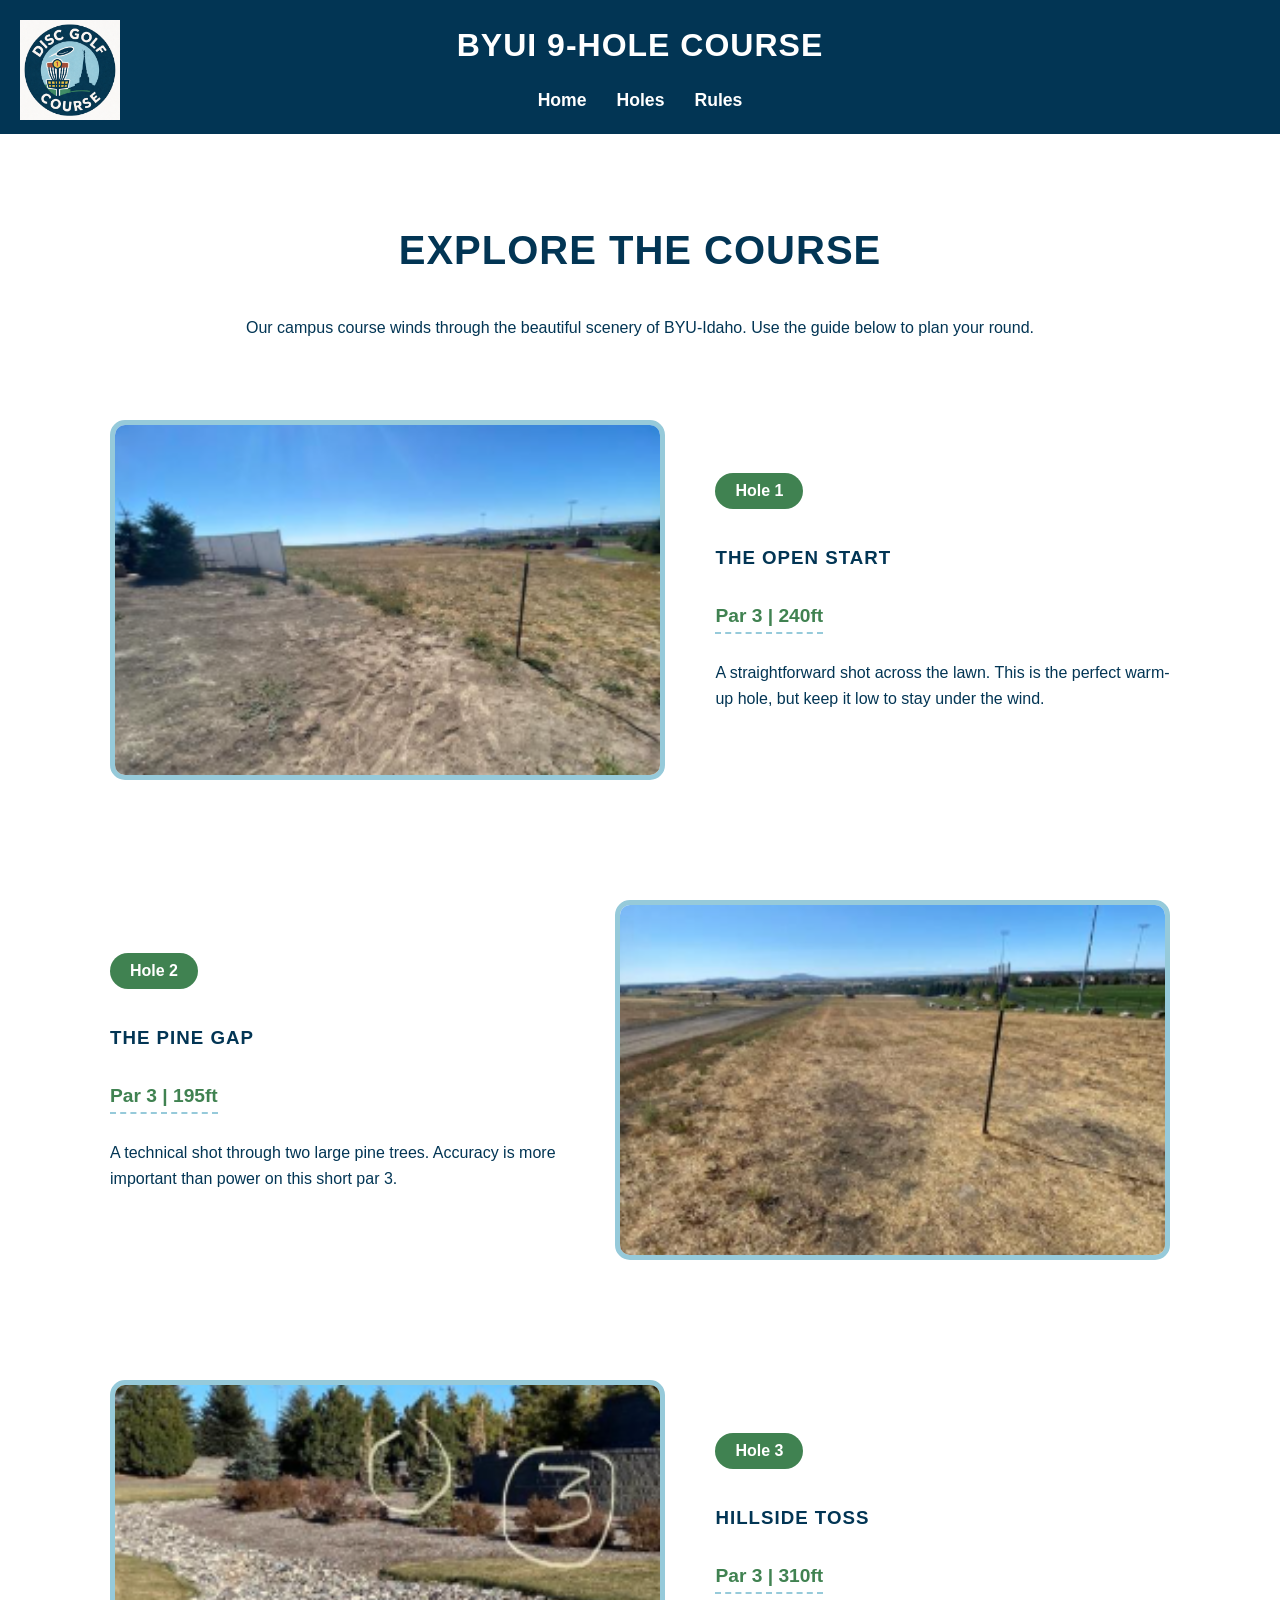
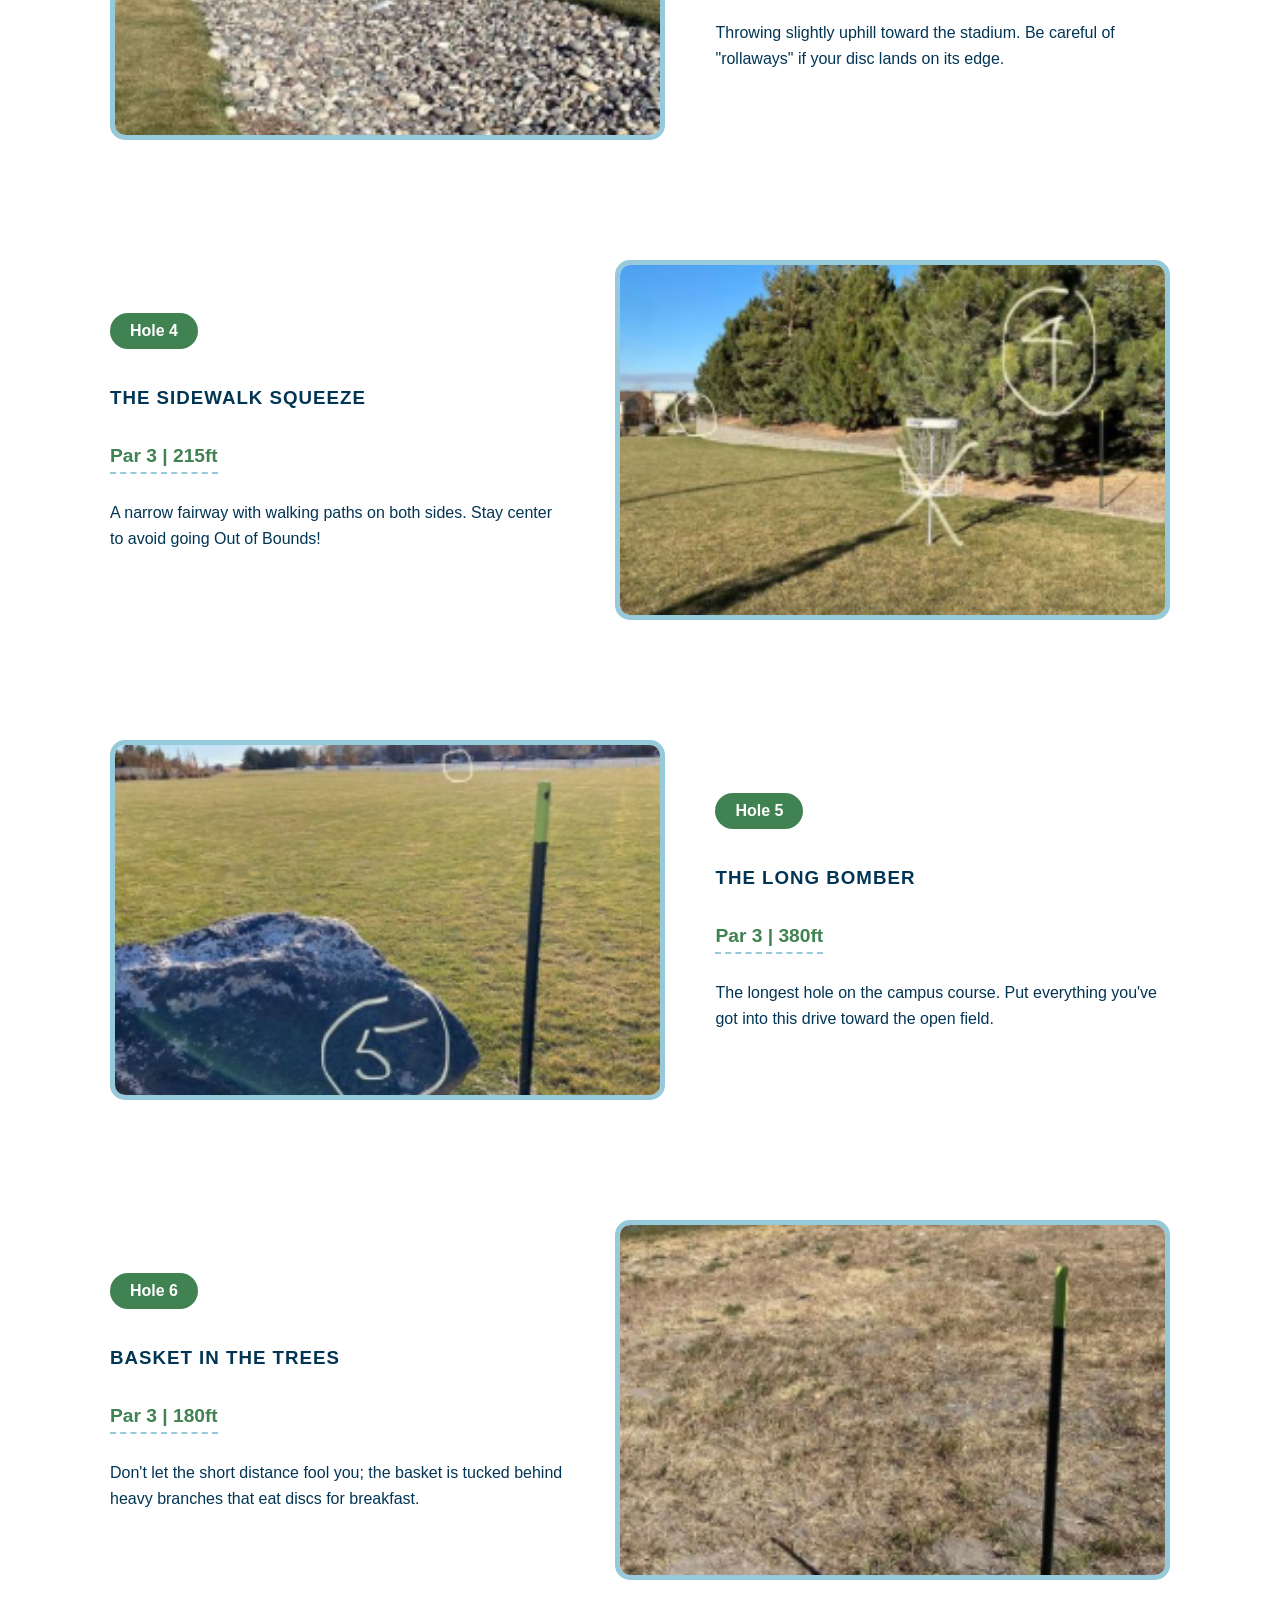
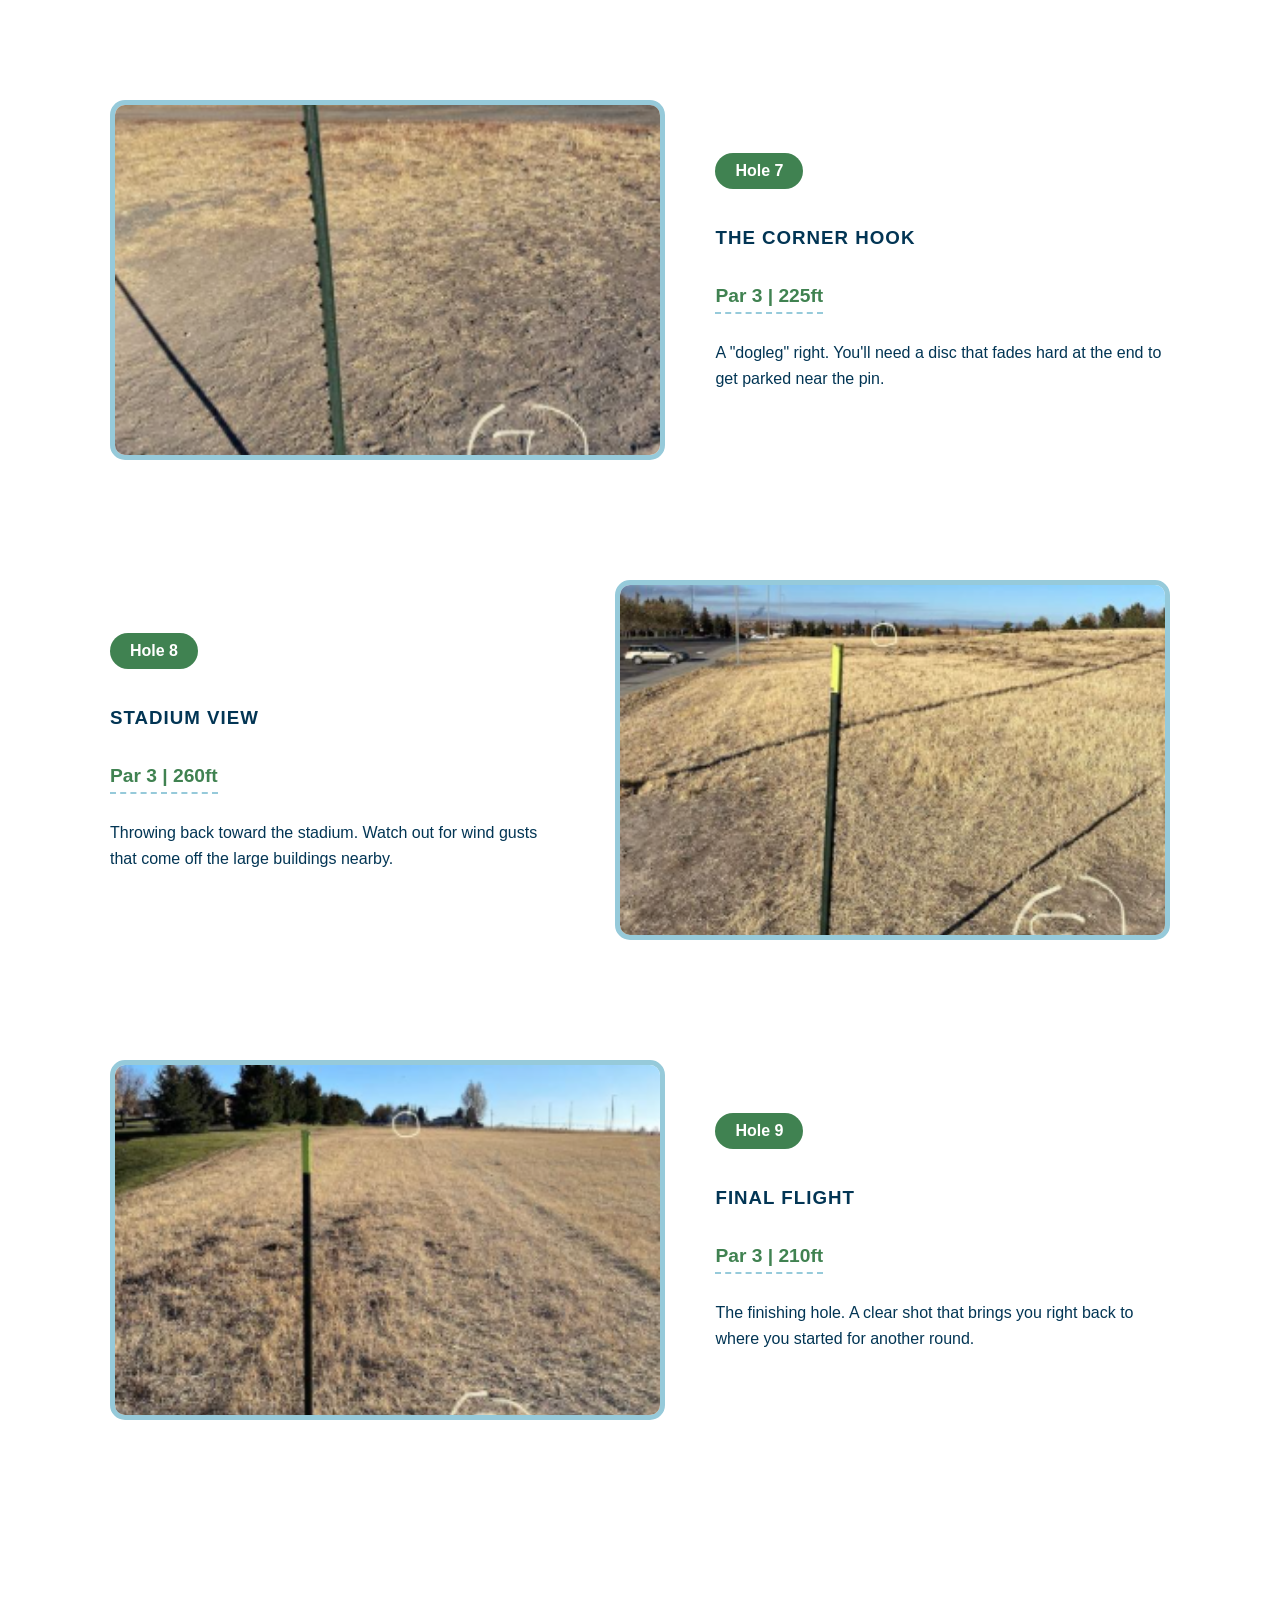
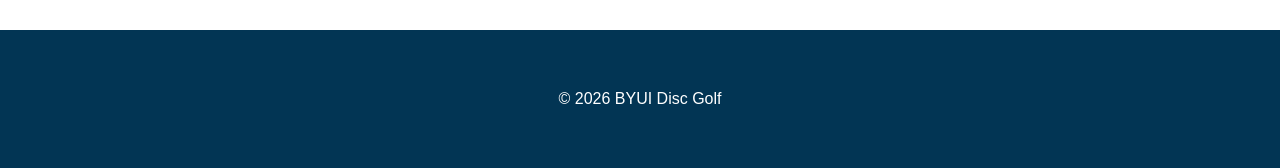
<file: Holes.html>
<!DOCTYPE html>
<html lang="en">
<head>
    <meta charset="UTF-8">
    <meta name="viewport" content="width=device-width, initial-scale=1.0">
    <title>Course Map | BYUI Disc Golf</title>
    <link rel="stylesheet" href="styles.css">
</head>
<body>

    <header>
        <div class="header-container">
            <img src="Alvey Site Images/logo.png" alt="BYUI Disc Golf Logo" class="logo">
            <h1>BYUI 9-Hole Course</h1>
            <nav>
                <a href="index.html">Home</a>
                <a href="holes.html">Holes</a>
                <a href="rules.html">Rules</a>
            </nav>
        </div>
    </header>

    <main>
        <section class="course-intro">
            <h2>Explore the Course</h2>
            <p>Our campus course winds through the beautiful scenery of BYU-Idaho. Use the guide below to plan your round.</p>
        </section>

        <section class="hole-section">
            <img src="Alvey Site Images/holeone.png" alt="Hole 1">
            <div class="hole-text">
                <span class="hole-number">Hole 1</span>
                <h3>The Open Start</h3>
                <p class="stats">Par 3 | 240ft</p>
                <p>A straightforward shot across the lawn. This is the perfect warm-up hole, but keep it low to stay under the wind.</p>
            </div>
        </section>

        <section class="hole-section reverse">
            <img src="Alvey Site Images/holetwo.png" alt="Hole 2">
            <div class="hole-text">
                <span class="hole-number">Hole 2</span>
                <h3>The Pine Gap</h3>
                <p class="stats">Par 3 | 195ft</p>
                <p>A technical shot through two large pine trees. Accuracy is more important than power on this short par 3.</p>
            </div>
        </section>

        <section class="hole-section">
            <img src="Alvey Site Images/holethree.png" alt="Hole 3">
            <div class="hole-text">
                <span class="hole-number">Hole 3</span>
                <h3>Hillside Toss</h3>
                <p class="stats">Par 3 | 310ft</p>
                <p>Throwing slightly uphill toward the stadium. Be careful of "rollaways" if your disc lands on its edge.</p>
            </div>
        </section>

        <section class="hole-section reverse">
            <img src="Alvey Site Images/holefour.png" alt="Hole 4">
            <div class="hole-text">
                <span class="hole-number">Hole 4</span>
                <h3>The Sidewalk Squeeze</h3>
                <p class="stats">Par 3 | 215ft</p>
                <p>A narrow fairway with walking paths on both sides. Stay center to avoid going Out of Bounds!</p>
            </div>
        </section>

        <section class="hole-section">
            <img src="Alvey Site Images/holefive.png" alt="Hole 5">
            <div class="hole-text">
                <span class="hole-number">Hole 5</span>
                <h3>The Long Bomber</h3>
                <p class="stats">Par 3 | 380ft</p>
                <p>The longest hole on the campus course. Put everything you've got into this drive toward the open field.</p>
            </div>
        </section>

        <section class="hole-section reverse">
            <img src="Alvey Site Images/holesix.png" alt="Hole 6">
            <div class="hole-text">
                <span class="hole-number">Hole 6</span>
                <h3>Basket in the Trees</h3>
                <p class="stats">Par 3 | 180ft</p>
                <p>Don't let the short distance fool you; the basket is tucked behind heavy branches that eat discs for breakfast.</p>
            </div>
        </section>

        <section class="hole-section">
            <img src="Alvey Site Images/holeseven.png" alt="Hole 7">
            <div class="hole-text">
                <span class="hole-number">Hole 7</span>
                <h3>The Corner Hook</h3>
                <p class="stats">Par 3 | 225ft</p>
                <p>A "dogleg" right. You'll need a disc that fades hard at the end to get parked near the pin.</p>
            </div>
        </section>

        <section class="hole-section reverse">
            <img src="Alvey Site Images/holeeight.png" alt="Hole 8">
            <div class="hole-text">
                <span class="hole-number">Hole 8</span>
                <h3>Stadium View</h3>
                <p class="stats">Par 3 | 260ft</p>
                <p>Throwing back toward the stadium. Watch out for wind gusts that come off the large buildings nearby.</p>
            </div>
        </section>

        <section class="hole-section">
            <img src="Alvey Site Images/holenine.png" alt="Hole 9">
            <div class="hole-text">
                <span class="hole-number">Hole 9</span>
                <h3>Final Flight</h3>
                <p class="stats">Par 3 | 210ft</p>
                <p>The finishing hole. A clear shot that brings you right back to where you started for another round.</p>
            </div>
        </section>
    </main>

    <footer>
        <p>&copy; 2026 BYUI Disc Golf </p>
    </footer>

</body>
</html>
</file>
<file: styles.css>
:root {
    --primary-blue: #96CADA;
    --dark-blue: #023554;
    --accent-green: #408251;
    --accent-yellow: #F3C234;
    --white: #ffffff;
    --light-bg: #f4f7f8;
}

body {
    font-family: 'Segoe UI', Roboto, Helvetica, Arial, sans-serif;
    margin: 0;
    padding: 0;
    color: var(--dark-blue);
    background-color: var(--white);
    line-height: 1.6;
}

h1, h2, h3 {
    text-transform: uppercase;
    letter-spacing: 1px;
}

header {
    background-color: var(--dark-blue);
    color: var(--white);
    padding: 20px;
    position: relative;
}

.header-container {
    display: flex;
    flex-direction: column; /* Stacks everything vertically */
    align-items: center;    /* Centers them horizontally */
    max-width: 1200px;
    margin: 0 auto;
    gap: 15px;
}

.logo {
    position: absolute;
    left: 20px;
    top: 20px;
    height: 100px;
    width: auto;
}

header h1 {
    margin: 0;
    font-size: 2rem;
    text-align: center;
}

nav {
    display: flex;
    gap: 30px;
}

nav a {
    text-decoration: none;
    color: var(--white);
    font-weight: bold;
    font-size: 1.1rem;
    transition: color 0.3s ease;
}

nav a:hover {
    color: var(--accent-yellow);
}

main {
    max-width: 1100px;
    margin: 0 auto;
    padding: 50px 20px;
}

.course-intro {
    text-align: center;
    margin-bottom: 60px;
}

.course-intro h2 {
    font-size: 2.5rem;
    color: var(--dark-blue);
}

.hole-section {
    display: flex;
    align-items: center;
    gap: 50px;
    margin-bottom: 80px;
    padding: 20px;
    border-radius: 20px;
}

.hole-section.reverse {
    flex-direction: row-reverse;
}

.hole-section img {
    flex: 1.2;
    width: 100%;
    height: 350px;
    object-fit: cover;
    border-radius: 15px;
    border: 5px solid var(--primary-blue);
}

.hole-text {
    flex: 1;
}

.hole-number {
    display: inline-block;
    background-color: var(--accent-green);
    color: var(--white);
    padding: 5px 20px;
    border-radius: 50px;
    font-weight: bold;
    margin-bottom: 15px;
}

.stats {
    font-size: 1.2rem;
    font-weight: bold;
    color: var(--accent-green);
    margin: 10px 0;
    border-bottom: 2px dashed var(--primary-blue);
    display: inline-block;
}

footer {
    background-color: var(--dark-blue);
    color: var(--white);
    text-align: center;
    padding: 40px 20px;
    margin-top: 60px;
}

@media (max-width: 800px) {
    .logo {
        position: static; /* Moves logo above title on small screens */
        margin-bottom: 10px;
    }
    .hole-section, .hole-section.reverse {
        flex-direction: column;
        text-align: center;
    }
    .hole-section img {
        height: 250px;
    }
}
</file>
